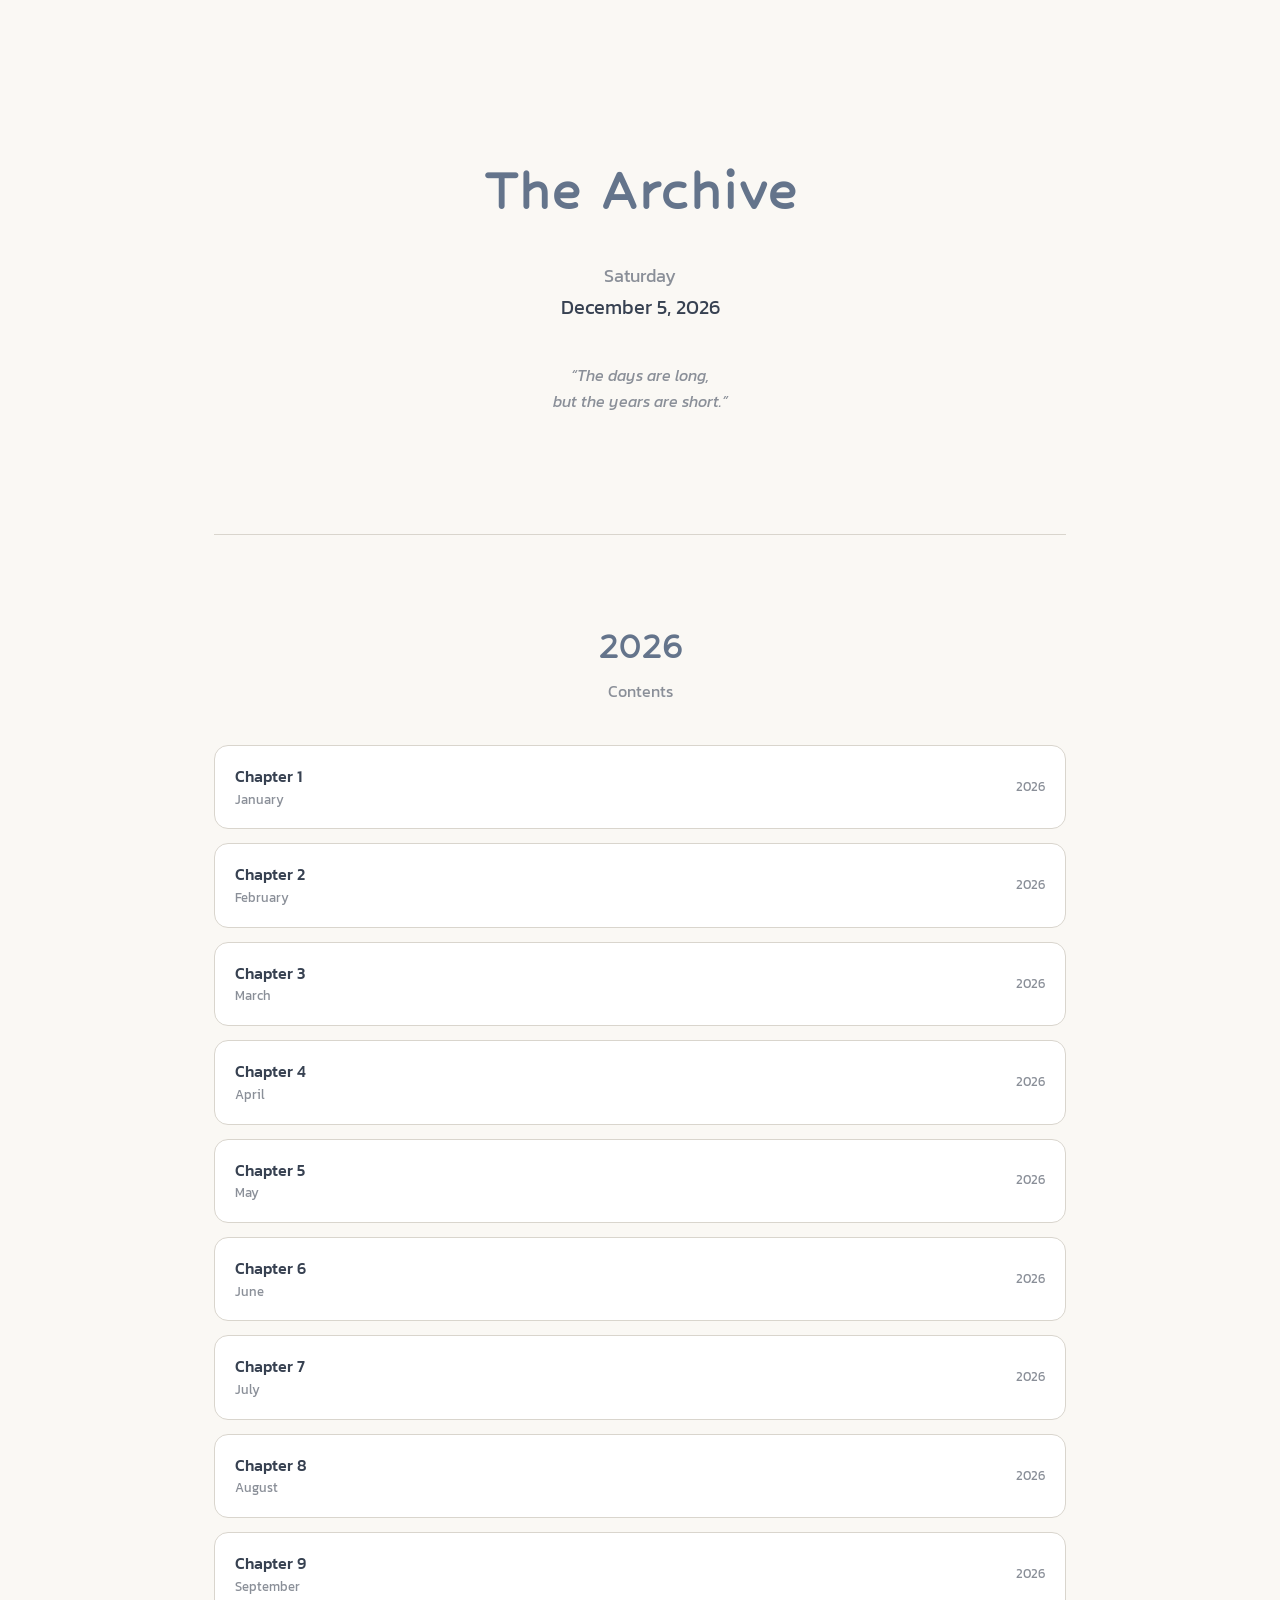
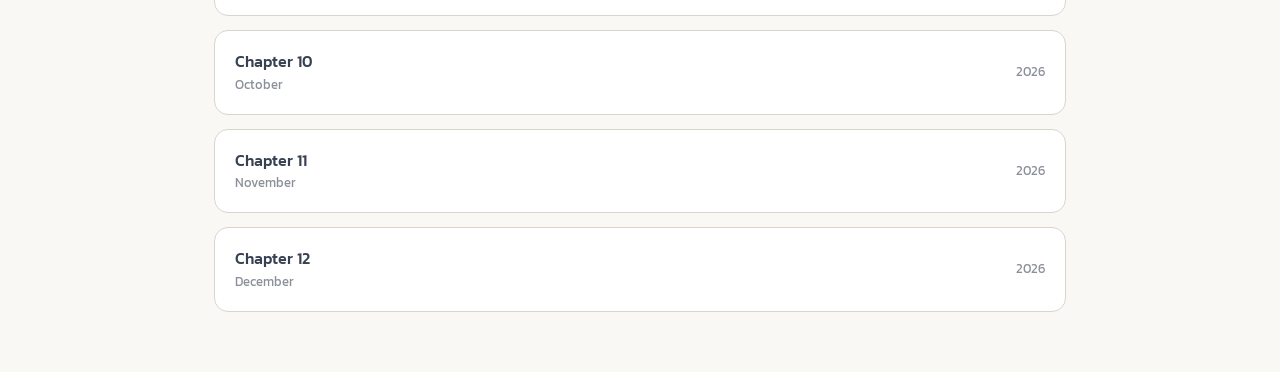
<file: index.html>
<!DOCTYPE html>
<html lang="en">

<head>

    <meta charset="UTF-8">
    <meta name="viewport" content="width=device-width, initial-scale=1.0">

    <title>The Archive</title>

    <!-- Fonts -->
    <link rel="preconnect" href="https://fonts.googleapis.com">
    <link rel="preconnect" href="https://fonts.gstatic.com" crossorigin>

    <link href="https://fonts.googleapis.com/css2?family=Hubballi&family=Kanit:wght@300;400;500;600&display=swap" rel="stylesheet">

    <!-- Main stylesheet -->
    <link rel="stylesheet" href="style.css">

</head>

<body>

    <main class="homepage">

        <!-- ===============================
             COVER
        ================================ -->

        <section class="cover">

            <h1 class="logo">
                The Archive
            </h1>

            <div class="date-area">

                <p id="weekday" class="weekday">
                    Sunday
                </p>

                <p id="date" class="date">
                    July 5, 2026
                </p>

            </div>

            <blockquote class="quote">

                “The days are long,
                <br>
                but the years are short.”

            </blockquote>

        </section>



        <!-- ===============================
             TABLE OF CONTENTS
        ================================ -->

        <section class="contents">

            <div class="contents-header">

                <h2>
                    2026
                </h2>

                <p>
                    Contents
                </p>

            </div>

            <div
                id="chapterContainer"
                class="chapter-container">

                <!-- JavaScript inserts months here -->

            </div>

        </section>

    </main>


    <!-- ===============================
         PAGE TRANSITION
    ================================ -->

    <div
        id="pageFade"
        class="page-fade">

    </div>


    <!-- ===============================
         MAIN SCRIPT
    ================================ -->

    <script src="script.js"></script>

</body>

</html>
</file>
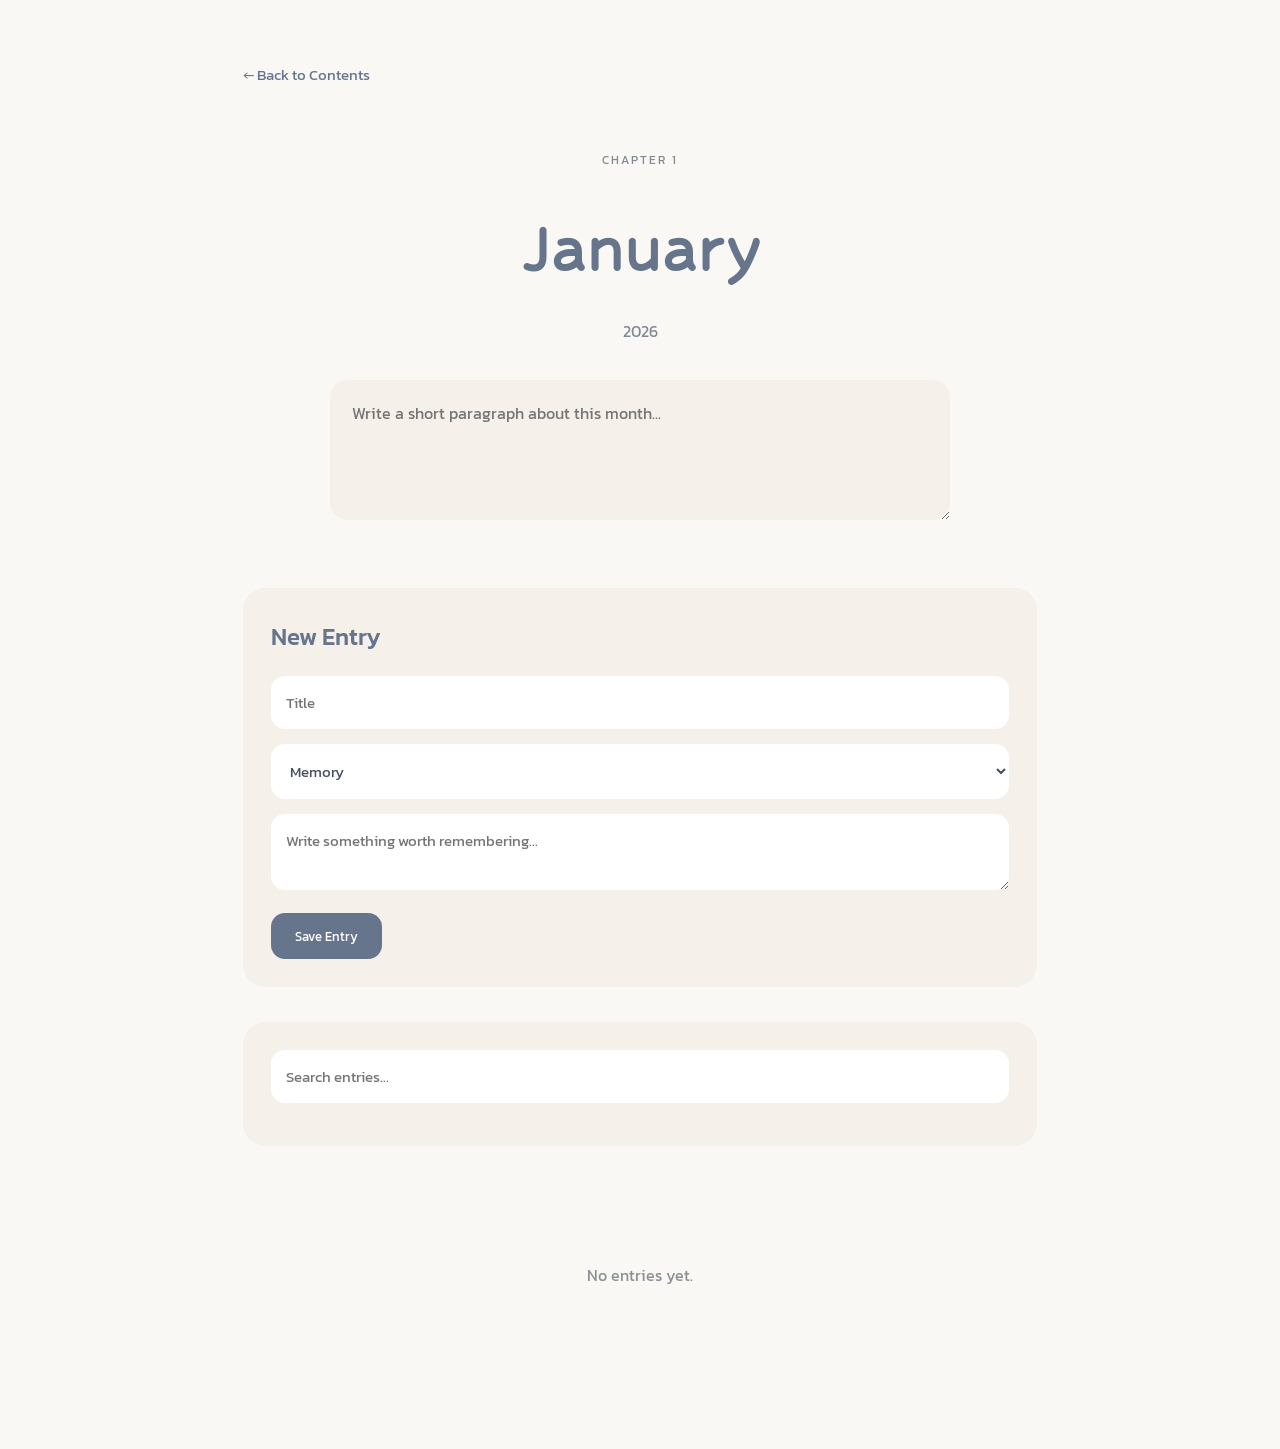
<file: chapter.html>
<!DOCTYPE html>
<html lang="en">

<head>

    <meta charset="UTF-8">
    <meta name="viewport"
          content="width=device-width, initial-scale=1.0">

    <title>The Archive</title>

    <!-- Google Fonts -->

    <link rel="preconnect"
          href="https://fonts.googleapis.com">

    <link rel="preconnect"
          href="https://fonts.gstatic.com"
          crossorigin>

    <link href="https://fonts.googleapis.com/css2?family=Hubballi&family=Kanit:wght@300;400;500;600&display=swap"
          rel="stylesheet">

    <link rel="stylesheet"
          href="chapter.css">

</head>

<body>

<main class="page">

    <!-- ========================= -->
    <!-- Back -->
    <!-- ========================= -->

    <a href="index.html"
       class="back-link">

        ← Back to Contents

    </a>


    <!-- ========================= -->
    <!-- Chapter Cover -->
    <!-- ========================= -->

    <section class="cover">

        <p id="chapterNumber"
           class="chapter-number">

            Chapter VII

        </p>

        <h1 id="monthTitle">

            July

        </h1>

        <p id="year">

            2026

        </p>

        <textarea
            id="coverText"
            class="cover-text"
            placeholder="Write a short paragraph about this month..."></textarea>

    </section>



    <!-- ========================= -->
    <!-- New Entry -->
    <!-- ========================= -->

    <section class="new-entry">

        <h2>

            New Entry

        </h2>

        <input
            id="entryTitle"
            type="text"
            placeholder="Title">

        <select id="entryCategory">

            <option>Memory</option>

            <option>Achievement</option>

            <option>Reflection</option>

            <option>Quote</option>

            <option>Favorite</option>

        </select>

        <textarea
            id="entryText"
            placeholder="Write something worth remembering..."></textarea>

        <button id="saveEntry">

            Save Entry

        </button>

    </section>



    <!-- ========================= -->
    <!-- Search -->
    <!-- ========================= -->

    <section class="search">

        <input
            id="searchBox"
            type="text"
            placeholder="Search entries...">

    </section>



    <!-- ========================= -->
    <!-- Timeline -->
    <!-- ========================= -->

    <section
        id="timeline"
        class="timeline">

        <!-- Entries appear here -->

    </section>

</main>


<script src="chapter.js"></script>

</body>

</html>
</file>
<file: style.css>
/* ===============================
   The Archive — Style System
   Slate + Beige Book Aesthetic
================================= */

:root {
    --bg: #faf8f4;
    --card: #f2ede6;
    --border: #d9d5cd;
    --text: #374151;
    --muted: #8a8f98;
    --accent: #64748b;
}

/* Reset */
* {
    margin: 0;
    padding: 0;
    box-sizing: border-box;
}

body {
    font-family: "Kanit", sans-serif;
    background: var(--bg);
    color: var(--text);
    line-height: 1.6;
}

/* ===============================
   Layout
================================= */

.homepage {
    max-width: 900px;
    margin: 0 auto;
    padding: 60px 24px;
}

/* ===============================
   Cover Page
================================= */

.cover {
    text-align: center;
    padding: 80px 20px;
    border-bottom: 1px solid var(--border);
    margin-bottom: 60px;
}

.logo {
    font-family: "Hubballi", cursive;
    font-size: 64px;
    color: var(--accent);
    letter-spacing: 1px;
    margin-bottom: 20px;
}

.date-area {
    margin-bottom: 30px;
}

.weekday {
    font-size: 18px;
    color: var(--muted);
}

.date {
    font-size: 20px;
    color: var(--text);
}

.quote {
    font-style: italic;
    color: var(--muted);
    margin: 40px auto;
    max-width: 500px;
}

/* ===============================
   Contents Section
================================= */

.contents {
    padding-top: 20px;
}

.contents-header {
    text-align: center;
    margin-bottom: 40px;
}

.contents-header h2 {
    font-family: "Hubballi", cursive;
    font-size: 40px;
    color: var(--accent);
}

.contents-header p {
    color: var(--muted);
}

/* Chapter List */
.chapter-container {
    display: flex;
    flex-direction: column;
    gap: 14px;
}

/* Chapter Item */
.chapter {
    background: white;
    border: 1px solid var(--border);
    padding: 18px 20px;
    border-radius: 14px;
    display: flex;
    justify-content: space-between;
    align-items: center;
    transition: all 0.2s ease;
    cursor: pointer;
}

.chapter:hover {
    border-color: var(--accent);
    transform: translateX(4px);
}

.chapter-title {
    font-weight: 500;
}

.chapter-sub {
    font-size: 13px;
    color: var(--muted);
}

/* ===============================
   Page fade (for later transitions)
================================= */

.page-fade {
    position: fixed;
    inset: 0;
    background: var(--bg);
    opacity: 0;
    pointer-events: none;
    transition: opacity 0.25s ease;
}
</file>
<file: chapter.css>
/* ======================================================
   THE ARCHIVE
   Chapter Styles
   Version 0.3
====================================================== */

:root{

    --background:#faf8f4;
    --surface:#f5f1ea;
    --border:#e2ddd4;

    --text:#445061;
    --muted:#7f8894;
    --accent:#66758b;

    --radius:18px;

}

*{
    margin:0;
    padding:0;
    box-sizing:border-box;
}

body{

    background:var(--background);

    color:var(--text);

    font-family:"Kanit",sans-serif;

    line-height:1.75;

}

.page{

    max-width:850px;

    margin:auto;

    padding:60px 28px 100px;

}

/* =======================
   Back Link
======================= */

.back-link{

    text-decoration:none;

    color:var(--accent);

    font-size:.95rem;

    transition:.2s;

}

.back-link:hover{

    opacity:.65;

}

/* =======================
   Cover
======================= */

.cover{

    text-align:center;

    margin:60px 0;

}

.chapter-number{

    color:var(--muted);

    text-transform:uppercase;

    letter-spacing:2px;

    font-size:.78rem;

}

#monthTitle{

    font-family:"Hubballi",sans-serif;

    font-size:4.8rem;

    color:var(--accent);

    margin-top:12px;

}

#year{

    color:var(--muted);

    margin-bottom:35px;

}

.cover-text{

    width:100%;

    max-width:620px;

    min-height:140px;

    margin:auto;

    padding:22px;

    border:none;

    border-radius:var(--radius);

    background:var(--surface);

    color:var(--text);

    resize:vertical;

    font-family:inherit;

    font-size:.97rem;

}

.cover-text:focus{

    outline:none;

}

/* =======================
   Sections
======================= */

.new-entry,
.search{

    background:var(--surface);

    border-radius:22px;

    padding:28px;

    margin-bottom:35px;

}

.new-entry h2{

    color:var(--accent);

    font-weight:500;

    margin-bottom:18px;

}

/* =======================
   Inputs
======================= */

input,
textarea,
select{

    width:100%;

    padding:15px;

    margin-bottom:15px;

    border:none;

    border-radius:14px;

    background:white;

    color:var(--text);

    font-family:inherit;

    font-size:.95rem;

}

input:focus,
textarea:focus,
select:focus{

    outline:none;

}

/* =======================
   Button
======================= */

button{

    background:var(--accent);

    color:white;

    border:none;

    border-radius:14px;

    padding:13px 24px;

    cursor:pointer;

    transition:.2s;

    font-family:inherit;

}

button:hover{

    transform:translateY(-1px);

}

/* =======================
   Timeline
======================= */

.timeline{

    margin-top:55px;

}

/* Empty message */

.timeline p{

    text-align:center;

    color:var(--muted);

    padding:60px 0;

}

/* =======================
   Entry
======================= */

.entry{

    padding:28px 0;

    border-top:1px solid var(--border);

    animation:fade .35s ease;

}

.entry:first-child{

    border-top:none;

}

.entry-category{

    color:var(--accent);

    font-size:.8rem;

    text-transform:uppercase;

    letter-spacing:1px;

}

.entry-title{

    font-size:1.35rem;

    margin:6px 0;

    font-weight:500;

}

.entry-date{

    color:var(--muted);

    font-size:.82rem;

    margin-bottom:18px;

}

.entry-text{

    white-space:pre-wrap;

}

.entry-actions{

    margin-top:24px;

    display:flex;

    gap:10px;

}

.entry-actions button{

    background:transparent;

    color:var(--accent);

    padding:0;

}

/* =======================
   Animation
======================= */

@keyframes fade{

    from{

        opacity:0;

        transform:translateY(8px);

    }

    to{

        opacity:1;

        transform:translateY(0);

    }

}

/* =======================
   Mobile
======================= */

@media(max-width:700px){

    #monthTitle{

        font-size:3.8rem;

    }

}
</file>
